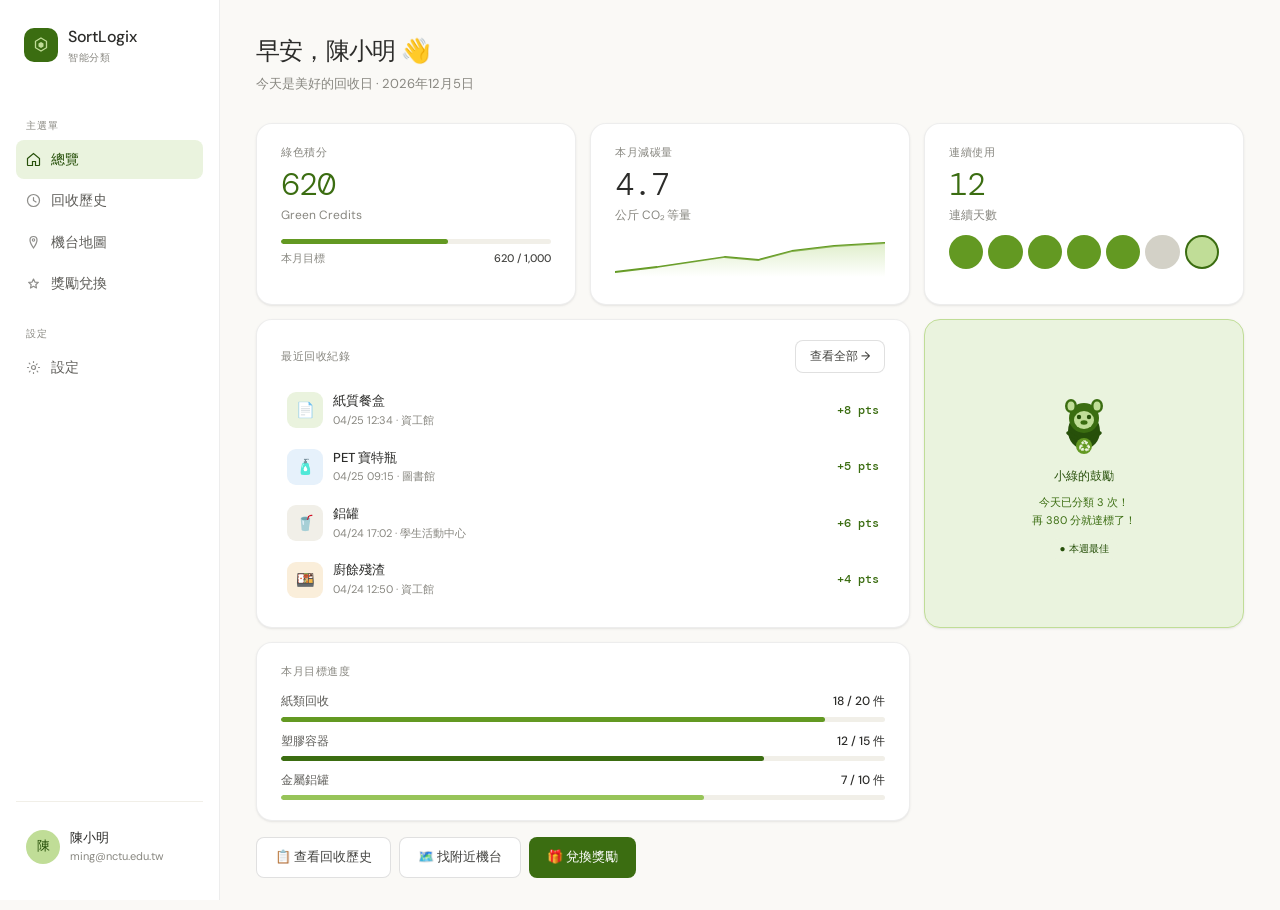
<file: index.html>
<!DOCTYPE html>
<html lang="zh-TW">
<head>
  <meta charset="UTF-8"/>
  <meta name="viewport" content="width=device-width, initial-scale=1.0"/>
  <title>SortLogix — 總覽</title>
  <link rel="stylesheet" href="css/style.css"/>
  <style>
    .bento { display: grid; grid-template-columns: repeat(3, minmax(0,1fr)); gap: 14px; }
    .bento-wide { grid-column: span 2; }
    .streak-dots { display: grid; grid-template-columns: repeat(7,1fr); gap:5px; margin-top:10px; }
    .streak-dot  { aspect-ratio:1; border-radius:50%; background:var(--gray-100); }
    .streak-dot.on  { background:var(--green-600); }
    .streak-dot.now { background:var(--green-200); border:2px solid var(--green-700); }
    .mascot-card { display:flex; flex-direction:column; align-items:center; justify-content:center; gap:8px; background:var(--green-100); border-color:var(--green-200); text-align:center; }
    .mascot-name { font-size:12px; font-weight:500; color:var(--green-800); }
    .mascot-msg  { font-size:11px; color:var(--green-700); }
    .quick-actions { display:flex; gap:8px; margin-top:16px; flex-wrap:wrap; }
    .history-mini { list-style:none; margin-top:10px; display:flex; flex-direction:column; gap:2px; }
    .hm-item { display:flex; align-items:center; gap:10px; padding:8px 6px; border-radius:8px; cursor:pointer; transition:background var(--transition); text-decoration:none; color:inherit; }
    .hm-item:hover { background:var(--gray-50); }
    .hm-info { flex:1; min-width:0; }
    .hm-name { font-size:13px; font-weight:500; white-space:nowrap; overflow:hidden; text-overflow:ellipsis; }
    .hm-meta { font-size:11px; color:var(--gray-400); }
    .hm-pts  { font-size:12px; font-weight:500; color:var(--green-700); font-family:'DM Mono',monospace; flex-shrink:0; }
    .goal-row { display:flex; flex-direction:column; gap:10px; margin-top:12px; }
    .goal-hdr { display:flex; justify-content:space-between; font-size:12px; margin-bottom:5px; }
  </style>
</head>
<body>
<div class="app-shell">
  <div id="sidebar-mount"></div>
  <main class="main-content">
    <div class="page-header fade-up">
      <h1 class="page-title">早安，<span id="user-name"></span> 👋</h1>
      <p class="page-subtitle" id="today-date"></p>
    </div>

    <div class="bento fade-up-2">
      <!-- Credits -->
      <div class="card">
        <div class="stat-lbl">綠色積分</div>
        <div class="stat-val" style="color:var(--green-700)" id="credits-num">0</div>
        <div class="stat-sub">Green Credits</div>
        <div class="progress-wrap" style="margin-top:14px;">
          <div class="progress-fill" id="credits-bar" style="width:0%;background:var(--green-600);"></div>
        </div>
        <div style="display:flex;justify-content:space-between;margin-top:6px;font-size:11px;color:var(--gray-400)">
          <span>本月目標</span><span style="color:var(--gray-700);font-weight:500">620 / 1,000</span>
        </div>
      </div>

      <!-- CO2 -->
      <div class="card">
        <div class="stat-lbl">本月減碳量</div>
        <div class="stat-val">4.7</div>
        <div class="stat-sub">公斤 CO₂ 等量</div>
        <div style="margin-top:12px;">
          <svg width="100%" height="40" viewBox="0 0 160 40" preserveAspectRatio="none">
            <defs>
              <linearGradient id="sg" x1="0" y1="0" x2="0" y2="1">
                <stop offset="0%" stop-color="#C0DD97" stop-opacity="0.5"/>
                <stop offset="100%" stop-color="#C0DD97" stop-opacity="0"/>
              </linearGradient>
            </defs>
            <polyline points="0,35 25,30 45,25 65,20 85,23 105,14 130,9 160,6" fill="none" stroke="#639922" stroke-width="1.8" stroke-linecap="round" stroke-linejoin="round"/>
            <polyline points="0,35 25,30 45,25 65,20 85,23 105,14 130,9 160,6 160,40 0,40" fill="url(#sg)" stroke="none"/>
          </svg>
        </div>
      </div>

      <!-- Streak -->
      <div class="card">
        <div class="stat-lbl">連續使用</div>
        <div class="stat-val" style="color:var(--green-700)">12</div>
        <div class="stat-sub">連續天數</div>
        <div class="streak-dots" id="streak-dots"></div>
      </div>

      <!-- History preview -->
      <div class="card bento-wide">
        <div style="display:flex;justify-content:space-between;align-items:center">
          <div class="stat-lbl" style="margin:0">最近回收紀錄</div>
          <a href="history.html" class="btn btn-secondary" style="font-size:12px;padding:6px 14px;">查看全部 →</a>
        </div>
        <ul class="history-mini" id="history-mini"></ul>
      </div>

      <!-- Mascot -->
      <div class="card mascot-card">
        <svg width="72" height="72" viewBox="0 0 72 72">
          <ellipse cx="36" cy="44" rx="16" ry="18" fill="#27500A"/>
          <ellipse cx="36" cy="31" rx="15" ry="15" fill="#3B6D11"/>
          <ellipse cx="23" cy="19" rx="6" ry="7" fill="#3B6D11"/>
          <ellipse cx="49" cy="19" rx="6" ry="7" fill="#3B6D11"/>
          <ellipse cx="23" cy="19" rx="3.5" ry="4.5" fill="#C0DD97"/>
          <ellipse cx="49" cy="19" rx="3.5" ry="4.5" fill="#C0DD97"/>
          <ellipse cx="36" cy="33" rx="10" ry="9" fill="#C0DD97"/>
          <circle cx="31" cy="30" r="2.2" fill="#27500A"/>
          <circle cx="41" cy="30" r="2.2" fill="#27500A"/>
          <ellipse cx="36" cy="35.5" rx="3.5" ry="2.2" fill="#3B6D11"/>
          <circle cx="36" cy="59" r="8" fill="#639922"/>
          <text x="36" y="63" text-anchor="middle" font-size="11" fill="#EAF3DE" font-family="sans-serif">♻</text>
          <line x1="20" y1="46" x2="28" y2="51" stroke="#27500A" stroke-width="3.5" stroke-linecap="round"/>
          <line x1="52" y1="46" x2="44" y2="51" stroke="#27500A" stroke-width="3.5" stroke-linecap="round"/>
        </svg>
        <div class="mascot-name">小綠的鼓勵</div>
        <div class="mascot-msg">今天已分類 3 次！<br/>再 380 分就達標了！</div>
        <span class="badge badge-green">● 本週最佳</span>
      </div>

      <!-- Goals -->
      <div class="card bento-wide">
        <div class="stat-lbl">本月目標進度</div>
        <div class="goal-row" id="goal-row"></div>
      </div>
    </div>

    <div class="quick-actions fade-up-3">
      <a href="history.html" class="btn btn-secondary">📋 查看回收歷史</a>
      <a href="map.html"     class="btn btn-secondary">🗺️ 找附近機台</a>
      <a href="rewards.html" class="btn btn-primary">🎁 兌換獎勵</a>
    </div>
  </main>
</div>
<div class="toast" id="global-toast"></div>
<script src="js/shared.js"></script>
<script>
  document.getElementById('sidebar-mount').innerHTML = renderSidebar('index');
  document.getElementById('user-name').textContent = DATA.user.name;
  document.getElementById('today-date').textContent = '今天是美好的回收日 · ' + new Date().toLocaleDateString('zh-TW',{year:'numeric',month:'long',day:'numeric'});

  const dotWrap = document.getElementById('streak-dots');
  DATA.streakDays.forEach((v,i) => {
    const d = document.createElement('div');
    d.className = 'streak-dot'+(v===true?' on':v==='today'?' now':'');
    dotWrap.appendChild(d);
  });

  const hList = document.getElementById('history-mini');
  DATA.records.slice(0,4).forEach(r => {
    const li = document.createElement('li');
    li.innerHTML = `<a href="history.html" class="hm-item">
      <div class="icon-box icon-${r.cat}" style="font-size:15px;line-height:36px;text-align:center">${r.icon}</div>
      <div class="hm-info"><div class="hm-name">${r.name}</div><div class="hm-meta">${r.date.slice(5).replace('-','/')} ${r.time} · ${r.loc}</div></div>
      <div class="hm-pts">+${r.pts} pts</div></a>`;
    hList.appendChild(li);
  });

  const goals = [
    {name:'紙類回收',val:18,max:20,color:'var(--green-600)'},
    {name:'塑膠容器',val:12,max:15,color:'var(--green-700)'},
    {name:'金屬鋁罐',val:7, max:10,color:'var(--green-400)'},
  ];
  const gRow = document.getElementById('goal-row');
  goals.forEach(g => {
    const pct = Math.round(g.val/g.max*100);
    const div = document.createElement('div');
    div.innerHTML = `<div class="goal-hdr"><span style="color:var(--gray-500)">${g.name}</span><span style="font-weight:500">${g.val} / ${g.max} 件</span></div>
      <div class="progress-wrap"><div class="progress-fill" data-w="${pct}" style="width:0%;background:${g.color}"></div></div>`;
    gRow.appendChild(div);
  });

  setTimeout(() => {
    document.getElementById('credits-num').textContent = DATA.credits.toLocaleString();
    document.getElementById('credits-bar').style.width = Math.round(DATA.credits/DATA.creditsGoal*100)+'%';
    document.querySelectorAll('.progress-fill[data-w]').forEach(el => el.style.width = el.dataset.w+'%');
  }, 200);
</script>
</body>
</html>
</file>
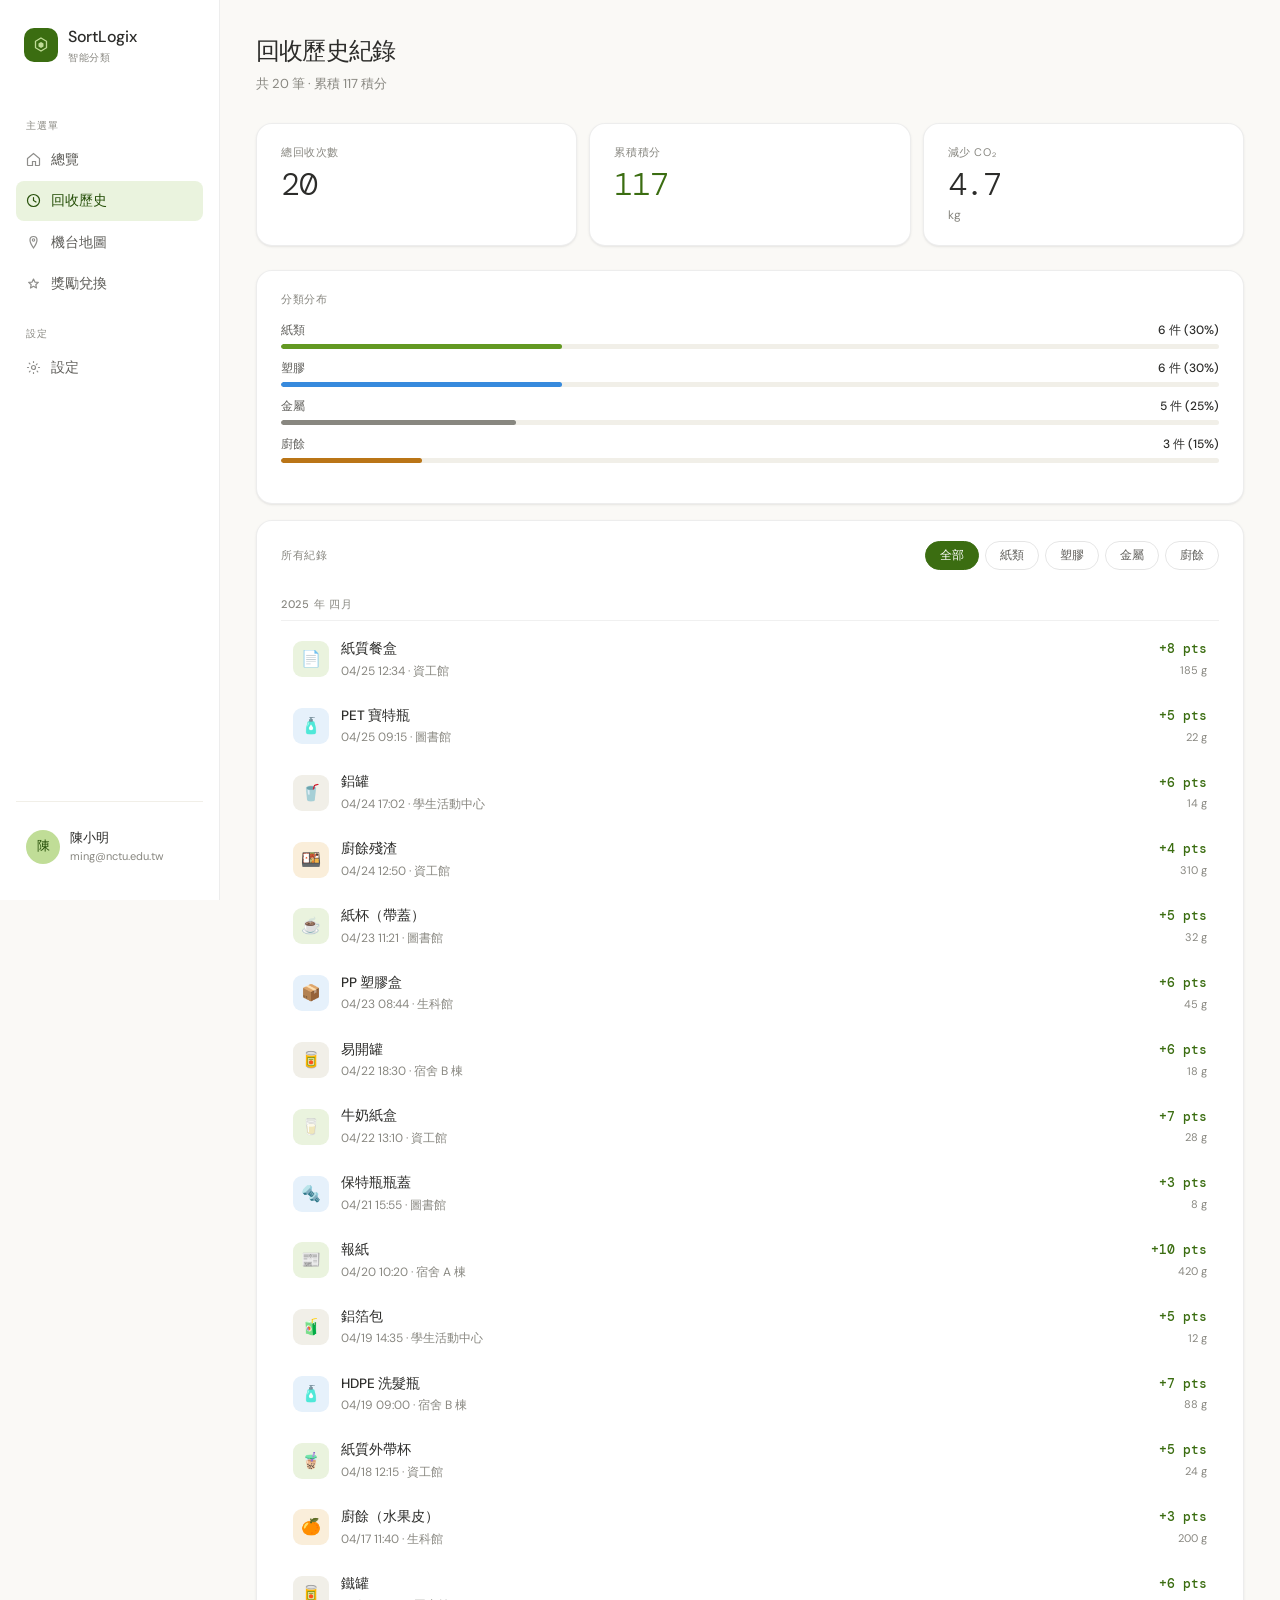
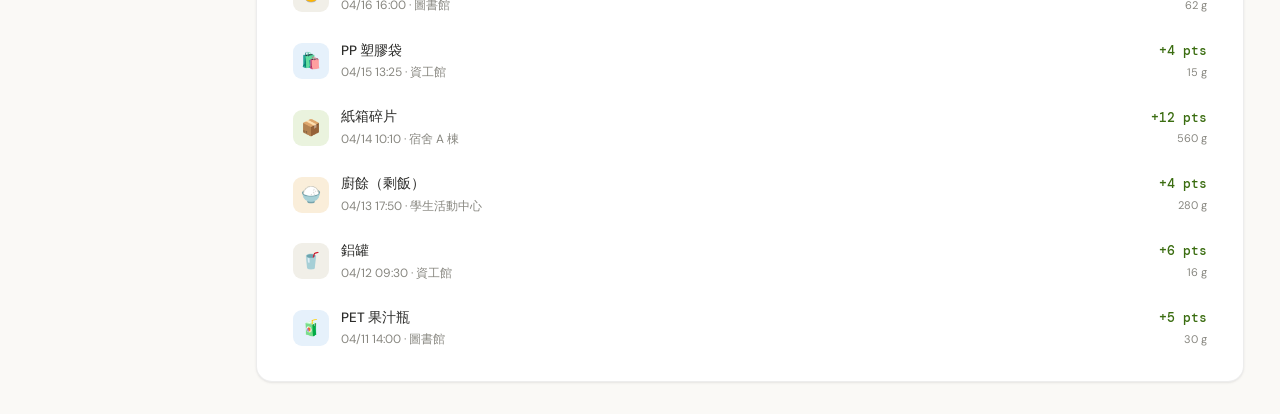
<file: history.html>
<!DOCTYPE html>
<html lang="zh-TW">
<head>
  <meta charset="UTF-8"/>
  <meta name="viewport" content="width=device-width, initial-scale=1.0"/>
  <title>SortLogix — 回收歷史</title>
  <link rel="stylesheet" href="css/style.css"/>
  <style>
    .summary-grid { display:grid; grid-template-columns:repeat(3,1fr); gap:12px; margin-bottom:24px; }
    .cat-bars { margin-bottom:20px; display:flex; flex-direction:column; gap:10px; }
    .cat-bar-row { display:flex; flex-direction:column; gap:4px; }
    .cat-bar-hdr { display:flex; justify-content:space-between; font-size:12px; color:var(--gray-500); }
    .cat-bar-hdr strong { color:var(--gray-900); font-weight:500; }
    .record-list { display:flex; flex-direction:column; gap:2px; }
    .record-item { display:flex; align-items:center; gap:12px; padding:11px 12px; border-radius:10px; cursor:pointer; transition:background var(--transition); }
    .record-item:hover { background:var(--gray-50); }
    .record-info { flex:1; min-width:0; }
    .record-name { font-size:13.5px; font-weight:500; }
    .record-meta { font-size:12px; color:var(--gray-400); margin-top:2px; }
    .record-right { text-align:right; flex-shrink:0; }
    .record-pts  { font-size:13px; font-weight:500; color:var(--green-700); font-family:'DM Mono',monospace; }
    .record-wt   { font-size:11px; color:var(--gray-400); margin-top:2px; }
    .month-heading { font-size:11px; font-weight:500; color:var(--gray-400); text-transform:uppercase; letter-spacing:0.7px; padding:12px 0 6px; border-bottom:1px solid rgba(0,0,0,0.06); margin-bottom:4px; }
    .modal-row { display:flex; justify-content:space-between; align-items:center; padding:10px 0; border-bottom:1px solid rgba(0,0,0,0.06); }
    .modal-row:last-child { border-bottom:none; }
    .modal-key { font-size:12px; color:var(--gray-400); }
    .modal-val { font-size:13px; font-weight:500; }
    .modal { position:relative; }
  </style>
</head>
<body>
<div class="app-shell">
  <div id="sidebar-mount"></div>
  <main class="main-content">
    <div class="page-header fade-up">
      <h1 class="page-title">回收歷史紀錄</h1>
      <p class="page-subtitle">共 <span id="total-count">0</span> 筆 · 累積 <span id="total-pts">0</span> 積分</p>
    </div>

    <div class="summary-grid fade-up">
      <div class="card">
        <div class="stat-lbl">總回收次數</div>
        <div class="stat-val" id="s-count">0</div>
      </div>
      <div class="card">
        <div class="stat-lbl">累積積分</div>
        <div class="stat-val" style="color:var(--green-700)" id="s-pts">0</div>
      </div>
      <div class="card">
        <div class="stat-lbl">減少 CO₂</div>
        <div class="stat-val">4.7</div>
        <div class="stat-sub">kg</div>
      </div>
    </div>

    <div class="card fade-up-2" style="margin-bottom:16px;">
      <div class="stat-lbl" style="margin-bottom:12px;">分類分布</div>
      <div class="cat-bars" id="cat-bars"></div>
    </div>

    <div class="card fade-up-2">
      <div style="display:flex;justify-content:space-between;align-items:center;margin-bottom:14px;">
        <div class="stat-lbl" style="margin:0">所有紀錄</div>
        <div class="chip-row" style="margin:0" id="filter-chips">
          <button class="chip active" data-cat="all">全部</button>
          <button class="chip" data-cat="paper">紙類</button>
          <button class="chip" data-cat="plastic">塑膠</button>
          <button class="chip" data-cat="metal">金屬</button>
          <button class="chip" data-cat="organic">廚餘</button>
        </div>
      </div>
      <div class="record-list" id="record-list"></div>
    </div>
  </main>
</div>

<!-- Detail Modal -->
<div class="modal-overlay" id="detail-modal" onclick="if(event.target===this)closeModal()">
  <div class="modal" id="modal-content">
    <button class="modal-close" onclick="closeModal()">✕</button>
    <div id="modal-body"></div>
  </div>
</div>

<div class="toast" id="global-toast"></div>
<script src="js/shared.js"></script>
<script>
  document.getElementById('sidebar-mount').innerHTML = renderSidebar('history');

  const totalPts = DATA.records.reduce((s,r) => s+r.pts, 0);
  document.getElementById('total-count').textContent = DATA.records.length;
  document.getElementById('total-pts').textContent = totalPts;
  document.getElementById('s-count').textContent = DATA.records.length;
  document.getElementById('s-pts').textContent = totalPts;

  // Cat bars
  const cats = ['paper','plastic','metal','organic'];
  const catCounts = {};
  cats.forEach(c => catCounts[c] = DATA.records.filter(r => r.cat===c).length);
  const total = DATA.records.length;
  const barColors = {paper:'var(--green-600)',plastic:'#378ADD',metal:'var(--gray-400)',organic:'#BA7517'};
  const barsEl = document.getElementById('cat-bars');
  cats.forEach(c => {
    const pct = Math.round(catCounts[c]/total*100);
    const div = document.createElement('div');
    div.className = 'cat-bar-row';
    div.innerHTML = `<div class="cat-bar-hdr"><span>${catLabel[c]}</span><strong>${catCounts[c]} 件 (${pct}%)</strong></div>
      <div class="progress-wrap"><div class="progress-fill" data-w="${pct}" style="width:0%;background:${barColors[c]}"></div></div>`;
    barsEl.appendChild(div);
  });
  setTimeout(() => document.querySelectorAll('.progress-fill[data-w]').forEach(el => el.style.width=el.dataset.w+'%'), 200);

  // Records
  let currentCat = 'all';
  function groupByMonth(data) {
    const m = {};
    data.forEach(r => { const k=r.date.slice(0,7); if(!m[k])m[k]=[]; m[k].push(r); });
    return m;
  }
  function monthName(k) {
    const [y,m] = k.split('-');
    const ns=['一月','二月','三月','四月','五月','六月','七月','八月','九月','十月','十一月','十二月'];
    return y+' 年 '+ns[parseInt(m,10)-1];
  }
  function renderList(cat) {
    const list = document.getElementById('record-list');
    const filtered = cat==='all' ? DATA.records : DATA.records.filter(r=>r.cat===cat);
    if (!filtered.length) { list.innerHTML='<div style="text-align:center;padding:2rem;color:var(--gray-400);font-size:13px">此類別暫無紀錄</div>'; return; }
    const groups = groupByMonth(filtered);
    let html = '';
    Object.keys(groups).sort((a,b)=>b.localeCompare(a)).forEach(month => {
      html += `<div class="month-heading">${monthName(month)}</div>`;
      groups[month].forEach(r => {
        html += `<div class="record-item" onclick="openDetail(${r.id})">
          <div class="icon-box icon-${r.cat}" style="font-size:16px;line-height:36px;text-align:center">${r.icon}</div>
          <div class="record-info">
            <div class="record-name">${r.name}</div>
            <div class="record-meta">${r.date.slice(5).replace('-','/')} ${r.time} · ${r.loc}</div>
          </div>
          <div class="record-right">
            <div class="record-pts">+${r.pts} pts</div>
            <div class="record-wt">${r.wt} g</div>
          </div>
        </div>`;
      });
    });
    list.innerHTML = html;
  }
  renderList('all');

  document.getElementById('filter-chips').addEventListener('click', e => {
    const chip = e.target.closest('.chip');
    if (!chip) return;
    document.querySelectorAll('.chip').forEach(c=>c.classList.remove('active'));
    chip.classList.add('active');
    renderList(chip.dataset.cat);
  });

  function openDetail(id) {
    const r = DATA.records.find(x=>x.id===id);
    if (!r) return;
    document.getElementById('modal-body').innerHTML = `
      <div style="display:flex;align-items:center;gap:12px;margin-bottom:16px">
        <div class="icon-box icon-${r.cat}" style="width:44px;height:44px;border-radius:12px;font-size:20px;line-height:44px;text-align:center">${r.icon}</div>
        <div>
          <div class="modal-title">${r.name}</div>
          <div class="modal-sub">${catLabel[r.cat]}</div>
        </div>
      </div>
      <div class="modal-row"><span class="modal-key">日期</span><span class="modal-val">${r.date}</span></div>
      <div class="modal-row"><span class="modal-key">時間</span><span class="modal-val">${r.time}</span></div>
      <div class="modal-row"><span class="modal-key">地點</span><span class="modal-val">${r.loc}</span></div>
      <div class="modal-row"><span class="modal-key">重量</span><span class="modal-val">${r.wt} g</span></div>
      <div class="modal-row"><span class="modal-key">獲得積分</span><span class="modal-val" style="color:var(--green-700)">+${r.pts} pts</span></div>
      <div class="modal-row"><span class="modal-key">AI 信心度</span><span class="modal-val">98.4%</span></div>
      <div style="margin-top:16px">
        <a href="map.html" class="btn btn-secondary" style="font-size:12px;padding:7px 14px;">查看機台位置</a>
      </div>`;
    document.getElementById('detail-modal').classList.add('open');
  }
  function closeModal() { document.getElementById('detail-modal').classList.remove('open'); }
</script>
</body>
</html>
</file>
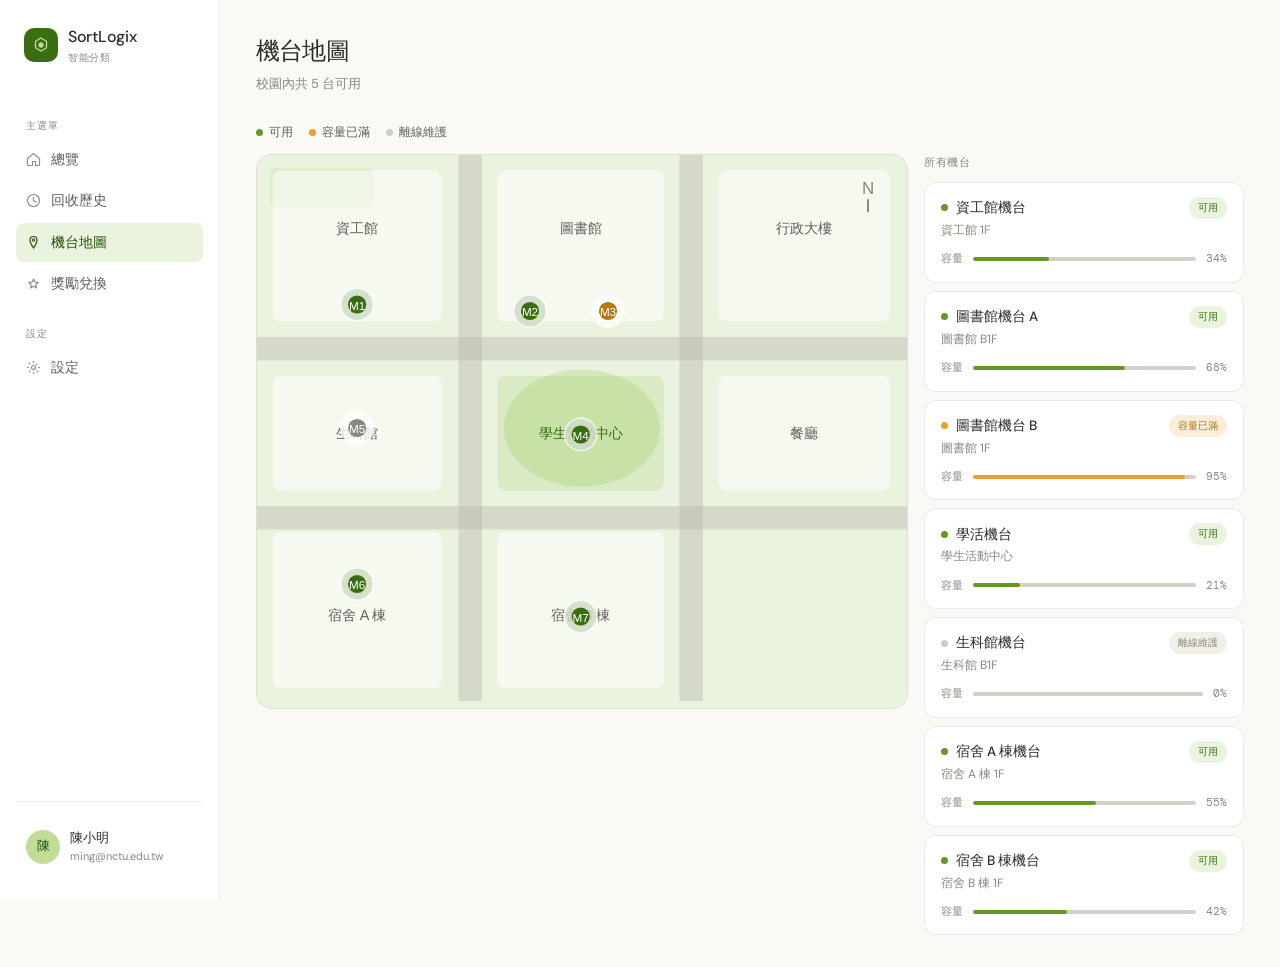
<file: map.html>
<!DOCTYPE html>
<html lang="zh-TW">
<head>
  <meta charset="UTF-8"/>
  <meta name="viewport" content="width=device-width, initial-scale=1.0"/>
  <title>SortLogix — 機台地圖</title>
  <link rel="stylesheet" href="css/style.css"/>
  <style>
    .map-layout { display:grid; grid-template-columns:1fr 320px; gap:16px; align-items:start; }
    .map-svg-wrap { background:var(--green-100); border-radius:var(--radius-lg); overflow:hidden; border:1px solid rgba(0,0,0,0.07); }
    .machine-list { display:flex; flex-direction:column; gap:8px; }
    .machine-card { padding:14px 16px; border-radius:var(--radius-md); border:1px solid rgba(0,0,0,0.08); background:var(--white); cursor:pointer; transition:all var(--transition); }
    .machine-card:hover { border-color:var(--green-400); box-shadow:var(--shadow-sm); }
    .machine-card.selected { border-color:var(--green-700); background:var(--green-100); }
    .machine-name { font-size:13.5px; font-weight:500; }
    .machine-loc  { font-size:12px; color:var(--gray-400); margin-top:2px; }
    .machine-footer { display:flex; align-items:center; justify-content:space-between; margin-top:10px; }
    .fill-bar-wrap { flex:1; height:4px; background:var(--gray-100); border-radius:2px; overflow:hidden; margin:0 10px; }
    .fill-bar { height:100%; border-radius:2px; }
    .fill-pct { font-size:11px; color:var(--gray-400); font-family:'DM Mono',monospace; flex-shrink:0; }
    .dot-online  { width:7px;height:7px;border-radius:50%;background:var(--green-600);flex-shrink:0; }
    .dot-full    { width:7px;height:7px;border-radius:50%;background:#EF9F27;flex-shrink:0; }
    .dot-offline { width:7px;height:7px;border-radius:50%;background:var(--gray-300,#ccc);flex-shrink:0; }
    .legend { display:flex; gap:16px; margin-bottom:12px; flex-wrap:wrap; }
    .legend-item { display:flex; align-items:center; gap:6px; font-size:12px; color:var(--gray-500); }
  </style>
</head>
<body>
<div class="app-shell">
  <div id="sidebar-mount"></div>
  <main class="main-content">
    <div class="page-header fade-up">
      <h1 class="page-title">機台地圖</h1>
      <p class="page-subtitle">校園內共 <span id="online-count">0</span> 台可用</p>
    </div>

    <div class="legend fade-up">
      <div class="legend-item"><span class="dot-online"></span>可用</div>
      <div class="legend-item"><span class="dot-full"></span>容量已滿</div>
      <div class="legend-item"><span class="dot-offline"></span>離線維護</div>
    </div>

    <div class="map-layout fade-up-2">
      <!-- SVG Campus Map -->
      <div class="map-svg-wrap">
        <svg id="campus-map" width="100%" viewBox="0 0 500 420" xmlns="http://www.w3.org/2000/svg">
          <!-- Background -->
          <rect width="500" height="420" fill="#EAF3DE"/>
          <!-- Green areas -->
          <ellipse cx="250" cy="210" rx="60" ry="45" fill="#C0DD97" opacity="0.5"/>
          <rect x="10" y="10" width="80" height="30" rx="4" fill="#C0DD97" opacity="0.3"/>
          <!-- Roads -->
          <rect x="0" y="140" width="500" height="18" fill="#B4B2A9" opacity="0.4"/>
          <rect x="0" y="270" width="500" height="18" fill="#B4B2A9" opacity="0.4"/>
          <rect x="155" y="0" width="18" height="420" fill="#B4B2A9" opacity="0.4"/>
          <rect x="325" y="0" width="18" height="420" fill="#B4B2A9" opacity="0.4"/>
          <!-- Buildings -->
          <rect x="12" y="12" width="130" height="116" rx="6" fill="#fff" opacity="0.55"/>
          <text x="77" y="60" text-anchor="middle" font-size="11" fill="#5F5E5A" font-family="sans-serif">資工館</text>
          <rect x="12" y="170" width="130" height="88" rx="6" fill="#fff" opacity="0.55"/>
          <text x="77" y="218" text-anchor="middle" font-size="11" fill="#5F5E5A" font-family="sans-serif">生科館</text>
          <rect x="12" y="290" width="130" height="120" rx="6" fill="#fff" opacity="0.55"/>
          <text x="77" y="358" text-anchor="middle" font-size="11" fill="#5F5E5A" font-family="sans-serif">宿舍 A 棟</text>
          <rect x="185" y="12" width="128" height="116" rx="6" fill="#fff" opacity="0.55"/>
          <text x="249" y="60" text-anchor="middle" font-size="11" fill="#5F5E5A" font-family="sans-serif">圖書館</text>
          <rect x="185" y="170" width="128" height="88" rx="6" fill="#97C459" opacity="0.2"/>
          <text x="249" y="218" text-anchor="middle" font-size="11" fill="#3B6D11" font-family="sans-serif">學生活動中心</text>
          <rect x="185" y="290" width="128" height="120" rx="6" fill="#fff" opacity="0.55"/>
          <text x="249" y="358" text-anchor="middle" font-size="11" fill="#5F5E5A" font-family="sans-serif">宿舍 B 棟</text>
          <rect x="355" y="12" width="132" height="116" rx="6" fill="#fff" opacity="0.55"/>
          <text x="421" y="60" text-anchor="middle" font-size="11" fill="#5F5E5A" font-family="sans-serif">行政大樓</text>
          <rect x="355" y="170" width="132" height="88" rx="6" fill="#fff" opacity="0.55"/>
          <text x="421" y="218" text-anchor="middle" font-size="11" fill="#5F5E5A" font-family="sans-serif">餐廳</text>

          <!-- Compass -->
          <text x="470" y="30" text-anchor="middle" font-size="13" fill="#888780" font-family="sans-serif">N</text>
          <line x1="470" y1="34" x2="470" y2="44" stroke="#888780" stroke-width="1.5"/>

          <!-- Machine pins (placed by lat/lng converted to viewBox coords) -->
          <!-- M001 資工館 online -->
          <g class="machine-pin" data-id="M001" onclick="selectMachine('M001')" style="cursor:pointer">
            <circle cx="77" cy="115" r="13" fill="white" opacity="0.8"/>
            <circle cx="77" cy="115" r="7" fill="#3B6D11"/>
            <circle class="map-pulse" cx="77" cy="115" r="12" fill="#3B6D11" opacity="0.2"/>
            <text x="77" y="119" text-anchor="middle" font-size="9" fill="white" font-family="sans-serif" font-weight="500">M1</text>
          </g>
          <!-- M002 圖書館A online -->
          <g class="machine-pin" data-id="M002" onclick="selectMachine('M002')" style="cursor:pointer">
            <circle cx="210" cy="120" r="13" fill="white" opacity="0.8"/>
            <circle cx="210" cy="120" r="7" fill="#3B6D11"/>
            <circle class="map-pulse" cx="210" cy="120" r="12" fill="#3B6D11" opacity="0.2"/>
            <text x="210" y="124" text-anchor="middle" font-size="9" fill="white" font-family="sans-serif" font-weight="500">M2</text>
          </g>
          <!-- M003 圖書館B full -->
          <g class="machine-pin" data-id="M003" onclick="selectMachine('M003')" style="cursor:pointer">
            <circle cx="270" cy="120" r="13" fill="white" opacity="0.8"/>
            <circle cx="270" cy="120" r="7" fill="#BA7517"/>
            <text x="270" y="124" text-anchor="middle" font-size="9" fill="white" font-family="sans-serif" font-weight="500">M3</text>
          </g>
          <!-- M004 學活 online -->
          <g class="machine-pin" data-id="M004" onclick="selectMachine('M004')" style="cursor:pointer">
            <circle cx="249" cy="215" r="13" fill="white" opacity="0.8"/>
            <circle cx="249" cy="215" r="7" fill="#3B6D11"/>
            <circle class="map-pulse" cx="249" cy="215" r="12" fill="#3B6D11" opacity="0.2"/>
            <text x="249" y="219" text-anchor="middle" font-size="9" fill="white" font-family="sans-serif" font-weight="500">M4</text>
          </g>
          <!-- M005 生科館 offline -->
          <g class="machine-pin" data-id="M005" onclick="selectMachine('M005')" style="cursor:pointer">
            <circle cx="77" cy="210" r="13" fill="white" opacity="0.8"/>
            <circle cx="77" cy="210" r="7" fill="#888780"/>
            <text x="77" y="214" text-anchor="middle" font-size="9" fill="white" font-family="sans-serif" font-weight="500">M5</text>
          </g>
          <!-- M006 宿A online -->
          <g class="machine-pin" data-id="M006" onclick="selectMachine('M006')" style="cursor:pointer">
            <circle cx="77" cy="330" r="13" fill="white" opacity="0.8"/>
            <circle cx="77" cy="330" r="7" fill="#3B6D11"/>
            <circle class="map-pulse" cx="77" cy="330" r="12" fill="#3B6D11" opacity="0.2"/>
            <text x="77" y="334" text-anchor="middle" font-size="9" fill="white" font-family="sans-serif" font-weight="500">M6</text>
          </g>
          <!-- M007 宿B online -->
          <g class="machine-pin" data-id="M007" onclick="selectMachine('M007')" style="cursor:pointer">
            <circle cx="249" cy="355" r="13" fill="white" opacity="0.8"/>
            <circle cx="249" cy="355" r="7" fill="#3B6D11"/>
            <circle class="map-pulse" cx="249" cy="355" r="12" fill="#3B6D11" opacity="0.2"/>
            <text x="249" y="359" text-anchor="middle" font-size="9" fill="white" font-family="sans-serif" font-weight="500">M7</text>
          </g>
        </svg>
      </div>

      <!-- Machine list -->
      <div>
        <div class="stat-lbl" style="margin-bottom:10px">所有機台</div>
        <div class="machine-list" id="machine-list"></div>
      </div>
    </div>
  </main>
</div>

<!-- Machine detail modal -->
<div class="modal-overlay" id="machine-modal" onclick="if(event.target===this)closeMachineModal()">
  <div class="modal" id="machine-modal-content">
    <button class="modal-close" onclick="closeMachineModal()">✕</button>
    <div id="machine-modal-body"></div>
  </div>
</div>

<div class="toast" id="global-toast"></div>
<script src="js/shared.js"></script>
<script>
  document.getElementById('sidebar-mount').innerHTML = renderSidebar('map');
  const onlineCount = DATA.machines.filter(m=>m.status==='online').length;
  document.getElementById('online-count').textContent = onlineCount;

  const statusLabel = {online:'可用', full:'容量已滿', offline:'離線維護'};
  const statusColor = {online:'var(--green-700)', full:'#BA7517', offline:'var(--gray-400)'};
  const fillColor   = {online:'var(--green-600)', full:'#EF9F27', offline:'var(--gray-200)'};

  const mList = document.getElementById('machine-list');
  DATA.machines.forEach(m => {
    const card = document.createElement('div');
    card.className = 'machine-card';
    card.id = 'card-'+m.id;
    card.onclick = () => openMachineModal(m.id);
    card.innerHTML = `
      <div style="display:flex;align-items:center;gap:8px">
        <span class="dot-${m.status}"></span>
        <div class="machine-name">${m.name}</div>
        <span class="badge" style="margin-left:auto;font-size:10px;background:${m.status==='online'?'var(--green-100)':m.status==='full'?'#FAEEDA':'var(--gray-50)'};color:${statusColor[m.status]}">${statusLabel[m.status]}</span>
      </div>
      <div class="machine-loc">${m.loc}</div>
      <div class="machine-footer">
        <span style="font-size:11px;color:var(--gray-400)">容量</span>
        <div class="fill-bar-wrap"><div class="fill-bar" style="width:${m.fill}%;background:${fillColor[m.status]}"></div></div>
        <span class="fill-pct">${m.fill}%</span>
      </div>`;
    mList.appendChild(card);
  });

  function selectMachine(id) {
    document.querySelectorAll('.machine-card').forEach(c=>c.classList.remove('selected'));
    const card = document.getElementById('card-'+id);
    if (card) { card.classList.add('selected'); card.scrollIntoView({behavior:'smooth',block:'nearest'}); }
    openMachineModal(id);
  }

  function openMachineModal(id) {
    const m = DATA.machines.find(x=>x.id===id);
    if (!m) return;
    document.getElementById('machine-modal-body').innerHTML = `
      <div style="margin-bottom:16px">
        <div class="modal-title">${m.name}</div>
        <div class="modal-sub">${m.id} · ${m.loc}</div>
      </div>
      <div class="modal-row"><span class="modal-key">狀態</span><span class="modal-val" style="color:${statusColor[m.status]}">${statusLabel[m.status]}</span></div>
      <div class="modal-row"><span class="modal-key">目前容量</span><span class="modal-val">${m.fill}%</span></div>
      <div class="modal-row"><span class="modal-key">機台 ID</span><span class="modal-val" style="font-family:'DM Mono',monospace">${m.id}</span></div>
      <div class="modal-row"><span class="modal-key">最近使用</span><span class="modal-val">2 分鐘前</span></div>
      <div style="margin-top:16px;display:flex;gap:8px">
        ${m.status==='online'
          ? `<button class="btn btn-primary" onclick="showToast('已導航至 ${m.name}');closeMachineModal()">📍 導航到這裡</button>`
          : `<button class="btn btn-secondary" onclick="showToast('已回報異常，感謝您的通報！');closeMachineModal()">回報異常</button>`}
        <button class="btn btn-secondary" onclick="closeMachineModal()">關閉</button>
      </div>`;
    document.getElementById('machine-modal').classList.add('open');
  }

  function closeMachineModal() {
    document.getElementById('machine-modal').classList.remove('open');
    document.querySelectorAll('.machine-card').forEach(c=>c.classList.remove('selected'));
  }
</script>
</body>
</html>
</file>
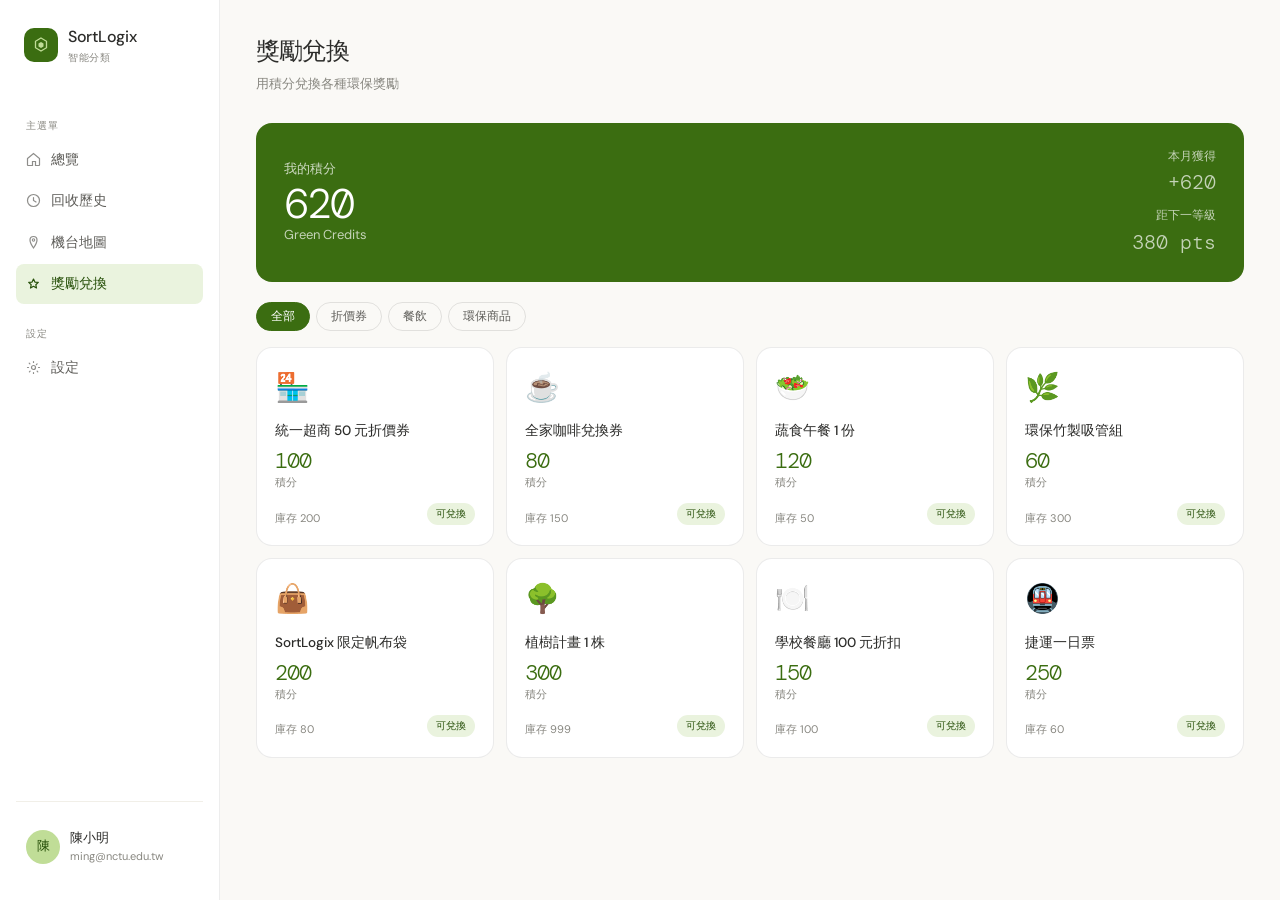
<file: rewards.html>
<!DOCTYPE html>
<html lang="zh-TW">
<head>
  <meta charset="UTF-8"/>
  <meta name="viewport" content="width=device-width, initial-scale=1.0"/>
  <title>SortLogix — 獎勵兌換</title>
  <link rel="stylesheet" href="css/style.css"/>
  <style>
    .credits-banner { background:var(--green-700); color:#fff; border-radius:var(--radius-lg); padding:24px 28px; display:flex; align-items:center; justify-content:space-between; margin-bottom:20px; }
    .cb-left h2 { font-size:13px; font-weight:400; opacity:0.75; margin-bottom:4px; }
    .cb-left .big { font-size:42px; font-weight:300; letter-spacing:-2px; font-family:'DM Mono',monospace; line-height:1; }
    .cb-left .unit { font-size:13px; opacity:0.7; }
    .cb-right { text-align:right; font-size:12px; opacity:0.7; }
    .rewards-grid { display:grid; grid-template-columns:repeat(auto-fill,minmax(200px,1fr)); gap:12px; }
    .reward-card { background:var(--white); border:1px solid rgba(0,0,0,0.08); border-radius:var(--radius-lg); padding:18px; cursor:pointer; transition:all var(--transition); }
    .reward-card:hover { border-color:var(--green-400); box-shadow:var(--shadow-md); transform:translateY(-2px); }
    .reward-card.unaffordable { opacity:0.55; }
    .reward-icon { font-size:28px; margin-bottom:10px; }
    .reward-name { font-size:13.5px; font-weight:500; margin-bottom:4px; }
    .reward-pts  { font-size:22px; font-weight:300; letter-spacing:-0.8px; color:var(--green-700); font-family:'DM Mono',monospace; line-height:1; }
    .reward-pts-unit { font-size:11px; color:var(--gray-400); margin-top:2px; }
    .reward-stock { font-size:11px; color:var(--gray-400); margin-top:8px; }
    .confirm-btn { width:100%; margin-top:16px; }
    .modal-icon { font-size:40px; text-align:center; margin-bottom:12px; }
    .success-anim { animation: popIn 0.3s cubic-bezier(.4,0,.2,1); }
    @keyframes popIn { from { transform:scale(0.8);opacity:0; } to { transform:none;opacity:1; } }
  </style>
</head>
<body>
<div class="app-shell">
  <div id="sidebar-mount"></div>
  <main class="main-content">
    <div class="page-header fade-up">
      <h1 class="page-title">獎勵兌換</h1>
      <p class="page-subtitle">用積分兌換各種環保獎勵</p>
    </div>

    <div class="credits-banner fade-up">
      <div class="cb-left">
        <h2>我的積分</h2>
        <div class="big" id="banner-pts">620</div>
        <div class="unit">Green Credits</div>
      </div>
      <div class="cb-right">
        <div>本月獲得</div>
        <div style="font-size:20px;font-weight:300;font-family:'DM Mono',monospace">+620</div>
        <div style="margin-top:8px">距下一等級</div>
        <div style="font-size:20px;font-weight:300;font-family:'DM Mono',monospace">380 pts</div>
      </div>
    </div>

    <div class="chip-row fade-up" id="reward-chips">
      <button class="chip active" data-cat="all">全部</button>
      <button class="chip" data-cat="coupon">折價券</button>
      <button class="chip" data-cat="food">餐飲</button>
      <button class="chip" data-cat="eco">環保商品</button>
    </div>

    <div class="rewards-grid fade-up-2" id="rewards-grid"></div>
  </main>
</div>

<!-- Confirm Modal -->
<div class="modal-overlay" id="reward-modal" onclick="if(event.target===this)closeRewardModal()">
  <div class="modal" id="reward-modal-content">
    <button class="modal-close" onclick="closeRewardModal()">✕</button>
    <div id="reward-modal-body"></div>
  </div>
</div>

<!-- Success Modal -->
<div class="modal-overlay" id="success-modal" onclick="if(event.target===this)closeSuccess()">
  <div class="modal" style="text-align:center">
    <div id="success-body"></div>
  </div>
</div>

<div class="toast" id="global-toast"></div>
<script src="js/shared.js"></script>
<script>
  document.getElementById('sidebar-mount').innerHTML = renderSidebar('rewards');
  let myCredits = DATA.credits;

  function renderRewards(cat) {
    const grid = document.getElementById('rewards-grid');
    const filtered = cat==='all' ? DATA.rewards : DATA.rewards.filter(r=>r.cat===cat);
    grid.innerHTML = '';
    filtered.forEach(r => {
      const affordable = myCredits >= r.pts;
      const card = document.createElement('div');
      card.className = 'reward-card'+(affordable?'':' unaffordable');
      card.onclick = () => openRewardModal(r.id);
      card.innerHTML = `
        <div class="reward-icon">${r.icon}</div>
        <div class="reward-name">${r.name}</div>
        <div style="margin-top:8px">
          <div class="reward-pts">${r.pts}</div>
          <div class="reward-pts-unit">積分</div>
        </div>
        <div style="display:flex;align-items:center;justify-content:space-between;margin-top:10px">
          <div class="reward-stock">庫存 ${r.stock}</div>
          ${affordable
            ? '<span class="badge badge-green">可兌換</span>'
            : `<span class="badge badge-gray">還差 ${r.pts-myCredits} 分</span>`}
        </div>`;
      grid.appendChild(card);
    });
  }
  renderRewards('all');

  document.getElementById('reward-chips').addEventListener('click', e => {
    const chip = e.target.closest('.chip');
    if (!chip) return;
    document.querySelectorAll('#reward-chips .chip').forEach(c=>c.classList.remove('active'));
    chip.classList.add('active');
    renderRewards(chip.dataset.cat);
  });

  function openRewardModal(id) {
    const r = DATA.rewards.find(x=>x.id===id);
    if (!r) return;
    const affordable = myCredits >= r.pts;
    document.getElementById('reward-modal-body').innerHTML = `
      <div class="modal-icon">${r.icon}</div>
      <div class="modal-title" style="text-align:center">${r.name}</div>
      <div class="modal-sub" style="text-align:center">${r.pts} 積分兌換</div>
      <div class="modal-row" style="margin-top:12px"><span class="modal-key">我的積分</span><span class="modal-val">${myCredits}</span></div>
      <div class="modal-row"><span class="modal-key">兌換所需</span><span class="modal-val" style="color:var(--green-700)">${r.pts}</span></div>
      <div class="modal-row"><span class="modal-key">兌換後剩餘</span><span class="modal-val">${affordable?myCredits-r.pts:'不足'}</span></div>
      <div class="modal-row"><span class="modal-key">剩餘庫存</span><span class="modal-val">${r.stock} 份</span></div>
      ${affordable
        ? `<button class="btn btn-primary confirm-btn" onclick="confirmRedeem(${r.id})">確認兌換</button>`
        : `<button class="btn btn-secondary confirm-btn" disabled style="opacity:0.5;cursor:not-allowed">積分不足</button>`}`;
    document.getElementById('reward-modal').classList.add('open');
  }

  function confirmRedeem(id) {
    const r = DATA.rewards.find(x=>x.id===id);
    closeRewardModal();
    myCredits -= r.pts;
    document.getElementById('banner-pts').textContent = myCredits;
    document.getElementById('success-body').innerHTML = `
      <div class="success-anim" style="font-size:48px;margin-bottom:12px">🎉</div>
      <div class="modal-title">兌換成功！</div>
      <div style="font-size:13px;color:var(--gray-400);margin:8px 0 16px">「${r.name}」已加入你的獎勵</div>
      <div style="background:var(--green-100);border-radius:var(--radius-md);padding:14px;margin-bottom:16px">
        <div style="font-size:12px;color:var(--green-700)">剩餘積分</div>
        <div style="font-size:28px;font-weight:300;letter-spacing:-1px;color:var(--green-700);font-family:'DM Mono',monospace">${myCredits}</div>
      </div>
      <button class="btn btn-primary" style="width:100%" onclick="closeSuccess();renderRewards(document.querySelector('#reward-chips .chip.active').dataset.cat)">繼續瀏覽</button>`;
    document.getElementById('success-modal').classList.add('open');
    showToast('兌換成功！已扣除 '+r.pts+' 積分');
  }

  function closeRewardModal() { document.getElementById('reward-modal').classList.remove('open'); }
  function closeSuccess()     { document.getElementById('success-modal').classList.remove('open'); }
</script>
</body>
</html>
</file>
<file: css/style.css>
@import url('https://fonts.googleapis.com/css2?family=DM+Sans:ital,opsz,wght@0,9..40,300;0,9..40,400;0,9..40,500;1,9..40,300&family=DM+Mono:wght@400;500&display=swap');

:root {
  --green-900: #173404;
  --green-800: #27500A;
  --green-700: #3B6D11;
  --green-600: #639922;
  --green-400: #97C459;
  --green-200: #C0DD97;
  --green-100: #EAF3DE;
  --gray-900: #2C2C2A;
  --gray-700: #444441;
  --gray-500: #5F5E5A;
  --gray-400: #888780;
  --gray-200: #B4B2A9;
  --gray-100: #D3D1C7;
  --gray-50:  #F1EFE8;
  --sand: #FAF9F6;
  --white: #FFFFFF;
  --radius-sm: 8px;
  --radius-md: 12px;
  --radius-lg: 16px;
  --radius-xl: 24px;
  --shadow-sm: 0 1px 3px rgba(0,0,0,0.06), 0 1px 2px rgba(0,0,0,0.04);
  --shadow-md: 0 4px 12px rgba(0,0,0,0.08), 0 2px 4px rgba(0,0,0,0.05);
  --transition: 0.18s cubic-bezier(.4,0,.2,1);
}

*, *::before, *::after { box-sizing: border-box; margin: 0; padding: 0; }

html { scroll-behavior: smooth; }

body {
  font-family: 'DM Sans', sans-serif;
  background: var(--sand);
  color: var(--gray-900);
  min-height: 100vh;
  display: flex;
  flex-direction: column;
  font-size: 15px;
  line-height: 1.6;
  -webkit-font-smoothing: antialiased;
}

/* ── Layout ── */
.app-shell { display: flex; min-height: 100vh; }

.sidebar {
  width: 220px;
  flex-shrink: 0;
  background: var(--white);
  border-right: 1px solid rgba(0,0,0,0.07);
  display: flex;
  flex-direction: column;
  padding: 24px 16px;
  position: fixed;
  top: 0; left: 0; bottom: 0;
  z-index: 100;
}

.main-content {
  margin-left: 220px;
  flex: 1;
  padding: 32px 36px;
  max-width: 1100px;
}

/* ── Sidebar ── */
.sl-logo {
  display: flex;
  align-items: center;
  gap: 10px;
  padding: 0 8px;
  margin-bottom: 32px;
  text-decoration: none;
}

.sl-logo-icon {
  width: 34px; height: 34px;
  background: var(--green-700);
  border-radius: 10px;
  display: flex; align-items: center; justify-content: center;
  flex-shrink: 0;
}

.sl-logo-text { font-size: 16px; font-weight: 500; color: var(--gray-900); letter-spacing: -0.3px; }
.sl-logo-sub  { font-size: 10px; color: var(--gray-400); letter-spacing: 0.5px; text-transform: uppercase; }

.nav-section-label {
  font-size: 10px;
  font-weight: 500;
  color: var(--gray-400);
  text-transform: uppercase;
  letter-spacing: 0.8px;
  padding: 0 10px;
  margin-bottom: 6px;
  margin-top: 20px;
}

.nav-link {
  display: flex;
  align-items: center;
  gap: 10px;
  padding: 9px 10px;
  border-radius: var(--radius-sm);
  text-decoration: none;
  color: var(--gray-500);
  font-size: 13.5px;
  font-weight: 400;
  transition: all var(--transition);
  margin-bottom: 2px;
}

.nav-link:hover { background: var(--gray-50); color: var(--gray-900); }

.nav-link.active {
  background: var(--green-100);
  color: var(--green-800);
  font-weight: 500;
}

.nav-link svg { flex-shrink: 0; opacity: 0.7; }
.nav-link.active svg { opacity: 1; }

.sidebar-footer {
  margin-top: auto;
  padding-top: 16px;
  border-top: 1px solid var(--gray-50);
}

.user-pill {
  display: flex;
  align-items: center;
  gap: 10px;
  padding: 10px;
  border-radius: var(--radius-sm);
  cursor: pointer;
  transition: background var(--transition);
}

.user-pill:hover { background: var(--gray-50); }

.avatar {
  width: 34px; height: 34px;
  border-radius: 50%;
  background: var(--green-200);
  color: var(--green-800);
  font-size: 13px;
  font-weight: 500;
  display: flex; align-items: center; justify-content: center;
  flex-shrink: 0;
}

.user-info-name  { font-size: 13px; font-weight: 500; color: var(--gray-900); }
.user-info-email { font-size: 11px; color: var(--gray-400); }

/* ── Page Header ── */
.page-header { margin-bottom: 28px; }
.page-title  { font-size: 24px; font-weight: 300; letter-spacing: -0.8px; color: var(--gray-900); }
.page-subtitle { font-size: 13px; color: var(--gray-400); margin-top: 4px; }

/* ── Cards ── */
.card {
  background: var(--white);
  border: 1px solid rgba(0,0,0,0.07);
  border-radius: var(--radius-lg);
  padding: 20px 24px;
  box-shadow: var(--shadow-sm);
}

/* ── Stat Cards ── */
.stat-val  { font-size: 32px; font-weight: 300; letter-spacing: -1.2px; line-height: 1; font-family: 'DM Mono', monospace; }
.stat-lbl  { font-size: 11px; color: var(--gray-400); text-transform: uppercase; letter-spacing: 0.6px; margin-bottom: 6px; }
.stat-sub  { font-size: 12px; color: var(--gray-400); margin-top: 6px; }

/* ── Progress Bar ── */
.progress-wrap { height: 5px; background: var(--gray-50); border-radius: 3px; overflow: hidden; }
.progress-fill  { height: 100%; border-radius: 3px; transition: width 1.2s cubic-bezier(.4,0,.2,1); }

/* ── Badge ── */
.badge {
  display: inline-flex; align-items: center; gap: 4px;
  font-size: 10px; font-weight: 500;
  padding: 3px 9px; border-radius: 20px;
}
.badge-green { background: var(--green-100); color: var(--green-800); }
.badge-blue  { background: #E6F1FB; color: #0C447C; }
.badge-amber { background: #FAEEDA; color: #633806; }
.badge-gray  { background: var(--gray-50);  color: var(--gray-500); }

/* ── Button ── */
.btn {
  display: inline-flex; align-items: center; gap: 8px;
  padding: 9px 18px;
  border-radius: var(--radius-sm);
  font-family: 'DM Sans', sans-serif;
  font-size: 13px; font-weight: 500;
  cursor: pointer;
  border: none;
  transition: all var(--transition);
  text-decoration: none;
}
.btn-primary   { background: var(--green-700); color: #fff; }
.btn-primary:hover { background: var(--green-800); }
.btn-secondary { background: var(--white); color: var(--gray-700); border: 1px solid rgba(0,0,0,0.12); }
.btn-secondary:hover { background: var(--gray-50); }

/* ── Table ── */
.data-table { width: 100%; border-collapse: collapse; font-size: 13px; }
.data-table th {
  text-align: left; padding: 10px 12px;
  font-size: 10px; font-weight: 500; color: var(--gray-400);
  text-transform: uppercase; letter-spacing: 0.6px;
  border-bottom: 1px solid rgba(0,0,0,0.07);
}
.data-table td { padding: 12px 12px; border-bottom: 1px solid rgba(0,0,0,0.04); vertical-align: middle; }
.data-table tr:last-child td { border-bottom: none; }
.data-table tr:hover td { background: var(--gray-50); }
.data-table tr { transition: background var(--transition); cursor: pointer; }

/* ── Chip filter ── */
.chip-row { display: flex; gap: 6px; flex-wrap: wrap; margin-bottom: 16px; }
.chip {
  font-size: 12px; padding: 5px 14px;
  border-radius: 20px; border: 1px solid rgba(0,0,0,0.1);
  background: transparent; color: var(--gray-500);
  cursor: pointer; font-family: 'DM Sans', sans-serif;
  transition: all var(--transition);
}
.chip.active { background: var(--green-700); color: #fff; border-color: var(--green-700); }
.chip:hover:not(.active) { background: var(--gray-50); color: var(--gray-900); }

/* ── Icon box ── */
.icon-box {
  width: 36px; height: 36px; border-radius: 9px;
  display: flex; align-items: center; justify-content: center;
  font-size: 16px; flex-shrink: 0;
}
.icon-paper   { background: var(--green-100); }
.icon-plastic { background: #E6F1FB; }
.icon-metal   { background: var(--gray-50); }
.icon-organic { background: #FAEEDA; }

/* ── Toggle switch ── */
.toggle-wrap { display: flex; align-items: center; justify-content: space-between; }
.toggle { position: relative; width: 40px; height: 22px; flex-shrink: 0; }
.toggle input { opacity: 0; width: 0; height: 0; }
.toggle-slider {
  position: absolute; inset: 0;
  background: var(--gray-100); border-radius: 11px;
  cursor: pointer; transition: background var(--transition);
}
.toggle-slider::before {
  content: ''; position: absolute;
  width: 16px; height: 16px; border-radius: 50%; background: #fff;
  left: 3px; top: 3px; transition: transform var(--transition);
  box-shadow: var(--shadow-sm);
}
.toggle input:checked + .toggle-slider { background: var(--green-600); }
.toggle input:checked + .toggle-slider::before { transform: translateX(18px); }

/* ── Map ── */
.map-container {
  background: var(--green-100);
  border-radius: var(--radius-md);
  overflow: hidden;
  position: relative;
}

/* ── Modal ── */
.modal-overlay {
  display: none;
  position: fixed; inset: 0; z-index: 200;
  background: rgba(0,0,0,0.35);
  align-items: center; justify-content: center;
}
.modal-overlay.open { display: flex; }
.modal {
  background: var(--white);
  border-radius: var(--radius-xl);
  padding: 28px 32px;
  width: 420px; max-width: 90vw;
  box-shadow: var(--shadow-md);
  animation: modalIn 0.2s cubic-bezier(.4,0,.2,1);
}
@keyframes modalIn { from { opacity:0; transform: scale(0.96) translateY(8px); } to { opacity:1; transform: none; } }

.modal-title { font-size: 18px; font-weight: 500; letter-spacing: -0.4px; margin-bottom: 4px; }
.modal-sub   { font-size: 12px; color: var(--gray-400); margin-bottom: 20px; }
.modal-close {
  position: absolute; top: 16px; right: 16px;
  width: 30px; height: 30px; border-radius: 50%;
  border: none; background: var(--gray-50); cursor: pointer;
  display: flex; align-items: center; justify-content: center;
  font-size: 16px; color: var(--gray-500);
  transition: background var(--transition);
}
.modal-close:hover { background: var(--gray-100); }

/* ── Toast ── */
.toast {
  position: fixed; bottom: 28px; right: 28px; z-index: 300;
  background: var(--gray-900); color: #fff;
  padding: 12px 20px; border-radius: var(--radius-md);
  font-size: 13px; font-weight: 400;
  display: flex; align-items: center; gap: 10px;
  box-shadow: var(--shadow-md);
  transform: translateY(80px); opacity: 0;
  transition: all 0.25s cubic-bezier(.4,0,.2,1);
  pointer-events: none;
}
.toast.show { transform: none; opacity: 1; }
.toast-dot { width: 8px; height: 8px; border-radius: 50%; background: var(--green-400); flex-shrink: 0; }

/* ── Pulse animation ── */
@keyframes pulse { 0%, 100% { opacity: 0.9; r: 7; } 50% { opacity: 0.3; r: 11; } }
.map-pulse { animation: pulse 1.8s ease-in-out infinite; }

/* ── Fade in page ── */
@keyframes fadeUp { from { opacity:0; transform: translateY(12px); } to { opacity:1; transform: none; } }
.fade-up { animation: fadeUp 0.4s cubic-bezier(.4,0,.2,1) both; }
.fade-up-2 { animation: fadeUp 0.4s 0.07s cubic-bezier(.4,0,.2,1) both; }
.fade-up-3 { animation: fadeUp 0.4s 0.14s cubic-bezier(.4,0,.2,1) both; }

/* ── Responsive ── */
@media (max-width: 768px) {
  .sidebar { display: none; }
  .main-content { margin-left: 0; padding: 20px 16px; }
}
</file>
